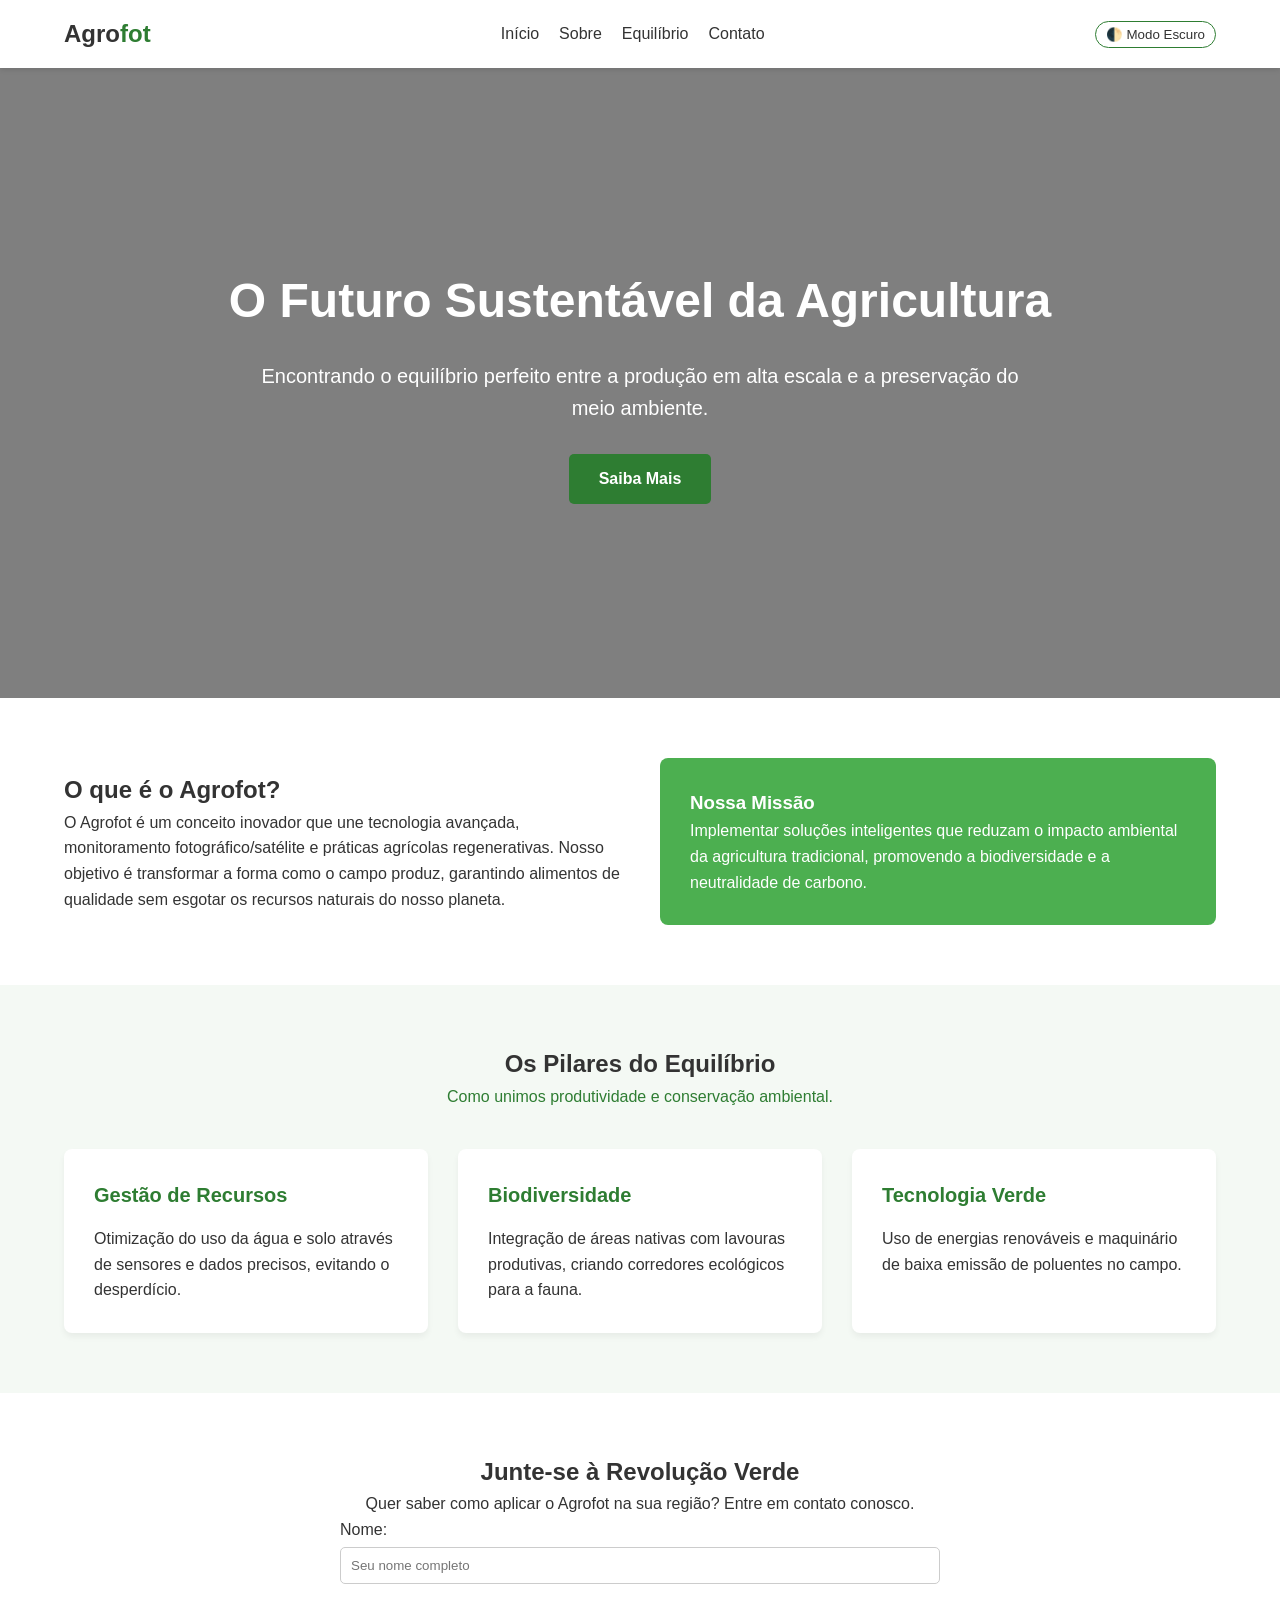
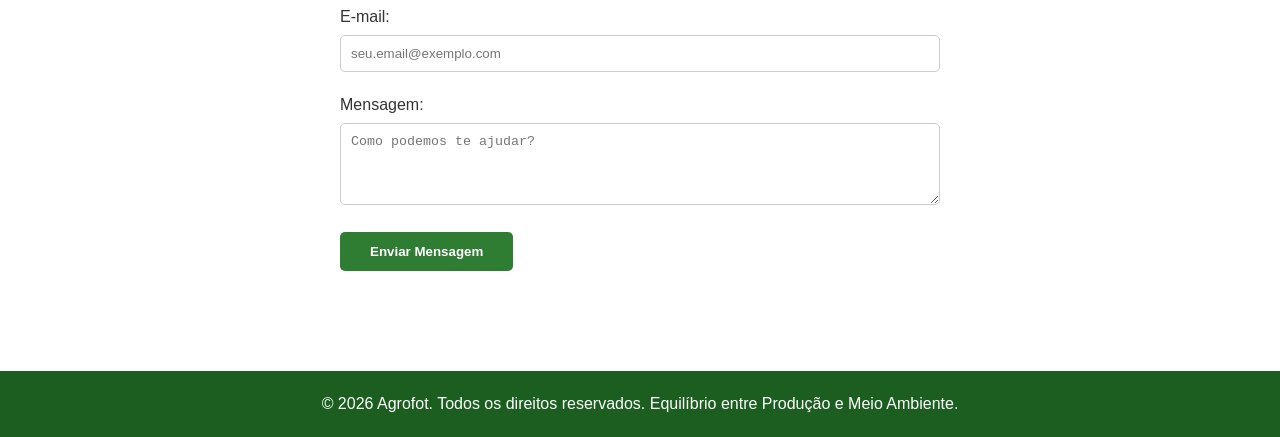
<file: index.html>
<!DOCTYPE html>
<html lang="pt-BR">
<head>
    <meta charset="UTF-8">
    <meta name="viewport" content="width=device-width, initial-scale=1.0">
    <title>Agrofot - Futuro Sustentável</title>
    <link rel="stylesheet" href="style.css">
</head>
<body>

    <header>
        <div class="container header-container">
            <div class="logo">Agro<span>fot</span></div>
            <nav>
                <ul class="nav-links">
                    <li><a href="#inicio">Início</a></li>
                    <li><a href="#sobre">Sobre</a></li>
                    <li><a href="#equilibrio">Equilíbrio</a></li>
                    <li><a href="#contato">Contato</a></li>
                </ul>
            </nav>
            <button class="btn-dark-mode" id="theme-toggle">🌓 Modo Escuro</button>
        </div>
    </header>

    <section id="inicio" class="hero">
        <div class="container hero-content">
            <h1>O Futuro Sustentável da Agricultura</h1>
            <p>Encontrando o equilíbrio perfeito entre a produção em alta escala e a preservação do meio ambiente.</p>
            <a href="#sobre" class="btn-primary">Saiba Mais</a>
        </div>
    </section>

    <section id="sobre" class="section-padding">
        <div class="container">
            <div class="grid-2">
                <div>
                    <h2>O que é o Agrofot?</h2>
                    <p>O Agrofot é um conceito inovador que une tecnologia avançada, monitoramento fotográfico/satélite e práticas agrícolas regenerativas. Nosso objetivo é transformar a forma como o campo produz, garantindo alimentos de qualidade sem esgotar os recursos naturais do nosso planeta.</p>
                </div>
                <div class="card-highlight">
                    <h3>Nossa Missão</h3>
                    <p>Implementar soluções inteligentes que reduzam o impacto ambiental da agricultura tradicional, promovendo a biodiversidade e a neutralidade de carbono.</p>
                </div>
            </div>
        </div>
    </section>

    <section id="equilibrio" class="bg-light section-padding">
        <div class="container">
            <h2 class="text-center">Os Pilares do Equilíbrio</h2>
            <p class="text-center subtitle">Como unimos produtividade e conservação ambiental.</p>
            
            <div class="grid-3">
                <div class="card">
                    <h4>Gestão de Recursos</h4>
                    <p>Otimização do uso da água e solo através de sensores e dados precisos, evitando o desperdício.</p>
                </div>
                <div class="card">
                    <h4>Biodiversidade</h4>
                    <p>Integração de áreas nativas com lavouras produtivas, criando corredores ecológicos para a fauna.</p>
                </div>
                <div class="card">
                    <h4>Tecnologia Verde</h4>
                    <p>Uso de energias renováveis e maquinário de baixa emissão de poluentes no campo.</p>
                </div>
            </div>
        </div>
    </section>

    <section id="contato" class="section-padding">
        <div class="container form-container">
            <h2 class="text-center">Junte-se à Revolução Verde</h2>
            <p class="text-center">Quer saber como aplicar o Agrofot na sua região? Entre em contato conosco.</p>
            
            <form id="contact-form">
                <div class="form-group">
                    <label for="name">Nome:</label>
                    <input type="text" id="name" required placeholder="Seu nome completo">
                </div>
                <div class="form-group">
                    <label for="email">E-mail:</label>
                    <input type="email" id="email" required placeholder="seu.email@exemplo.com">
                </div>
                <div class="form-group">
                    <label for="message">Mensagem:</label>
                    <textarea id="message" rows="4" required placeholder="Como podemos te ajudar?"></textarea>
                </div>
                <button type="submit" class="btn-primary">Enviar Mensagem</button>
            </form>
            <div id="form-message" class="hidden"></div>
        </div>
    </section>

    <footer>
        <div class="container text-center">
            <p>&copy; 2026 Agrofot. Todos os direitos reservados. Equilíbrio entre Produção e Meio Ambiente.</p>
        </div>
    </footer>

    <script src="script.js"></script>
</body>
</html>
</file>
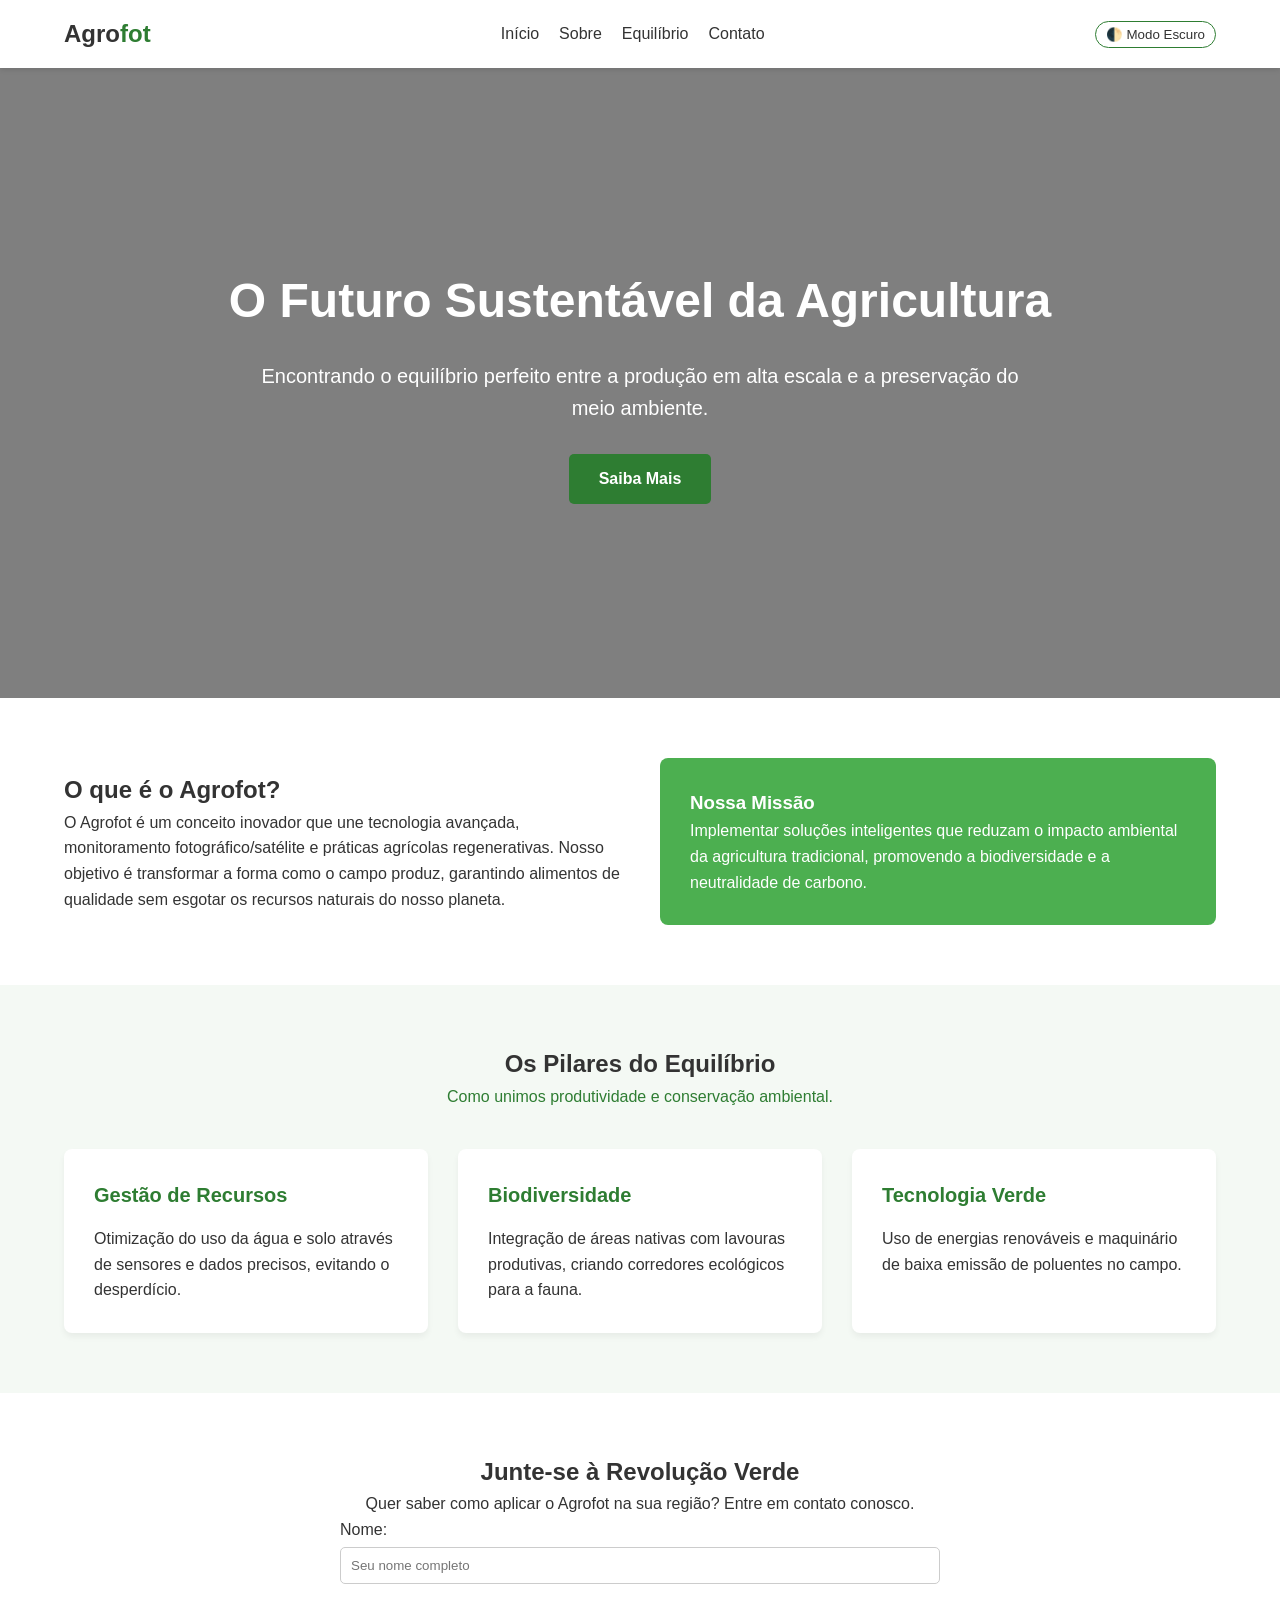
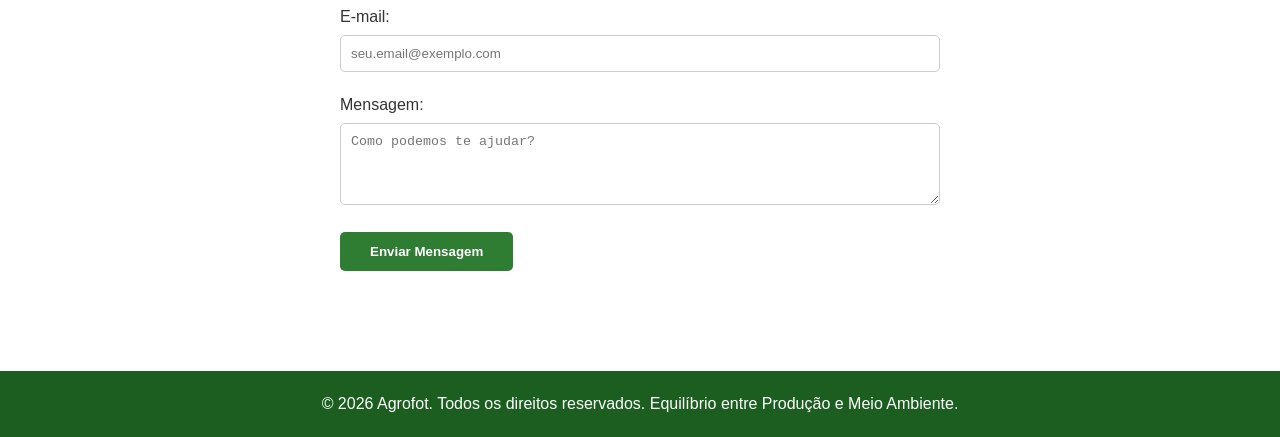
<file: gemini-code-1780675296799.html>
<!DOCTYPE html>
<html lang="pt-BR">
<head>
    <meta charset="UTF-8">
    <meta name="viewport" content="width=device-width, initial-scale=1.0">
    <title>Agrofot - Futuro Sustentável</title>
    <link rel="stylesheet" href="style.css">
</head>
<body>

    <header>
        <div class="container header-container">
            <div class="logo">Agro<span>fot</span></div>
            <nav>
                <ul class="nav-links">
                    <li><a href="#inicio">Início</a></li>
                    <li><a href="#sobre">Sobre</a></li>
                    <li><a href="#equilibrio">Equilíbrio</a></li>
                    <li><a href="#contato">Contato</a></li>
                </ul>
            </nav>
            <button class="btn-dark-mode" id="theme-toggle">🌓 Modo Escuro</button>
        </div>
    </header>

    <section id="inicio" class="hero">
        <div class="container hero-content">
            <h1>O Futuro Sustentável da Agricultura</h1>
            <p>Encontrando o equilíbrio perfeito entre a produção em alta escala e a preservação do meio ambiente.</p>
            <a href="#sobre" class="btn-primary">Saiba Mais</a>
        </div>
    </section>

    <section id="sobre" class="section-padding">
        <div class="container">
            <div class="grid-2">
                <div>
                    <h2>O que é o Agrofot?</h2>
                    <p>O Agrofot é um conceito inovador que une tecnologia avançada, monitoramento fotográfico/satélite e práticas agrícolas regenerativas. Nosso objetivo é transformar a forma como o campo produz, garantindo alimentos de qualidade sem esgotar os recursos naturais do nosso planeta.</p>
                </div>
                <div class="card-highlight">
                    <h3>Nossa Missão</h3>
                    <p>Implementar soluções inteligentes que reduzam o impacto ambiental da agricultura tradicional, promovendo a biodiversidade e a neutralidade de carbono.</p>
                </div>
            </div>
        </div>
    </section>

    <section id="equilibrio" class="bg-light section-padding">
        <div class="container">
            <h2 class="text-center">Os Pilares do Equilíbrio</h2>
            <p class="text-center subtitle">Como unimos produtividade e conservação ambiental.</p>
            
            <div class="grid-3">
                <div class="card">
                    <h4>Gestão de Recursos</h4>
                    <p>Otimização do uso da água e solo através de sensores e dados precisos, evitando o desperdício.</p>
                </div>
                <div class="card">
                    <h4>Biodiversidade</h4>
                    <p>Integração de áreas nativas com lavouras produtivas, criando corredores ecológicos para a fauna.</p>
                </div>
                <div class="card">
                    <h4>Tecnologia Verde</h4>
                    <p>Uso de energias renováveis e maquinário de baixa emissão de poluentes no campo.</p>
                </div>
            </div>
        </div>
    </section>

    <section id="contato" class="section-padding">
        <div class="container form-container">
            <h2 class="text-center">Junte-se à Revolução Verde</h2>
            <p class="text-center">Quer saber como aplicar o Agrofot na sua região? Entre em contato conosco.</p>
            
            <form id="contact-form">
                <div class="form-group">
                    <label for="name">Nome:</label>
                    <input type="text" id="name" required placeholder="Seu nome completo">
                </div>
                <div class="form-group">
                    <label for="email">E-mail:</label>
                    <input type="email" id="email" required placeholder="seu.email@exemplo.com">
                </div>
                <div class="form-group">
                    <label for="message">Mensagem:</label>
                    <textarea id="message" rows="4" required placeholder="Como podemos te ajudar?"></textarea>
                </div>
                <button type="submit" class="btn-primary">Enviar Mensagem</button>
            </form>
            <div id="form-message" class="hidden"></div>
        </div>
    </section>

    <footer>
        <div class="container text-center">
            <p>&copy; 2026 Agrofot. Todos os direitos reservados. Equilíbrio entre Produção e Meio Ambiente.</p>
        </div>
    </footer>

    <script src="script.js"></script>
</body>
</html>
</file>
<file: style.css>
/* Configurações Gerais e Resets */
:root {
    --primary-color: #2e7d32;
    --primary-light: #4caf50;
    --dark-color: #1b5e20;
    --text-color: #333333;
    --bg-color: #ffffff;
    --bg-light: #f4f9f4;
    --card-bg: #ffffff;
    --transition: all 0.3s ease;
}

/* Variáveis para o Modo Escuro */
[data-theme="dark"] {
    --text-color: #e0e0e0;
    --bg-color: #121212;
    --bg-light: #1e1e1e;
    --card-bg: #2d2d2d;
    --primary-color: #81c784;
}

* {
    margin: 0;
    padding: 0;
    box-sizing: border-box;
}

html {
    scroll-behavior: smooth;
}

body {
    font-family: 'Segoe UI', Tahoma, Geneva, Verdana, sans-serif;
    line-height: 1.6;
    color: var(--text-color);
    background-color: var(--bg-color);
    transition: var(--transition);
}

.container {
    width: 90%;
    max-width: 1200px;
    margin: 0 auto;
}

.section-padding {
    padding: 60px 0;
}

.text-center {
    text-align: center;
}

.subtitle {
    margin-bottom: 40px;
    color: var(--primary-color);
}

/* Cabeçalho */
header {
    background-color: var(--bg-color);
    box-shadow: 0 2px 5px rgba(0,0,0,0.1);
    position: sticky;
    top: 0;
    z-index: 100;
    transition: var(--transition);
}

.header-container {
    display: flex;
    justify-content: space-between;
    align-items: center;
    padding: 15px 0;
}

.logo {
    font-size: 24px;
    font-weight: bold;
    color: var(--text-color);
}

.logo span {
    color: var(--primary-color);
}

.nav-links {
    display: flex;
    list-style: none;
}

.nav-links li {
    margin-left: 20px;
}

.nav-links a {
    text-decoration: none;
    color: var(--text-color);
    font-weight: 500;
    transition: var(--transition);
}

.nav-links a:hover {
    color: var(--primary-color);
}

.btn-dark-mode {
    background: none;
    border: 1px solid var(--primary-color);
    padding: 5px 10px;
    border-radius: 20px;
    cursor: pointer;
    color: var(--text-color);
}

/* Banner Principal (Hero) */
.hero {
    background: linear-gradient(rgba(0, 0, 0, 0.5), rgba(0, 0, 0, 0.5)), 
                url('https://images.unsplash.com/photo-1500937386664-56d1dfef3854?auto=format&fit=crop&w=1200&q=80') no-repeat center center/cover;
    height: 70vh;
    display: flex;
    align-items: center;
    color: white;
    text-align: center;
}

.hero-content h1 {
    font-size: 48px;
    margin-bottom: 20px;
}

.hero-content p {
    font-size: 20px;
    margin-bottom: 30px;
    max-width: 800px;
    margin-left: auto;
    margin-right: auto;
}

/* Botões */
.btn-primary {
    display: inline-block;
    background-color: var(--primary-color);
    color: white;
    padding: 12px 30px;
    text-decoration: none;
    border-radius: 5px;
    font-weight: bold;
    border: none;
    cursor: pointer;
    transition: var(--transition);
}

.btn-primary:hover {
    background-color: var(--dark-color);
}

/* Layouts em Grid */
.grid-2 {
    display: grid;
    grid-template-columns: repeat(auto-fit, minmax(300px, 1fr));
    gap: 40px;
    align-items: center;
}

.grid-3 {
    display: grid;
    grid-template-columns: repeat(auto-fit, minmax(280px, 1fr));
    gap: 30px;
}

.bg-light {
    background-color: var(--bg-light);
}

/* Cards e Destaques */
.card-highlight {
    background-color: var(--primary-light);
    color: white;
    padding: 30px;
    border-radius: 8px;
}

.card {
    background-color: var(--card-bg);
    padding: 30px;
    border-radius: 8px;
    box-shadow: 0 4px 6px rgba(0,0,0,0.05);
    transition: var(--transition);
}

.card:hover {
    transform: translateY(-5px);
}

.card h4 {
    color: var(--primary-color);
    margin-bottom: 15px;
    font-size: 20px;
}

/* Formulário de Contato */
.form-container {
    max-width: 600px;
}

.form-group {
    margin-bottom: 20px;
}

.form-group label {
    display: block;
    margin-bottom: 5px;
    font-weight: 500;
}

.form-group input, .form-group textarea {
    width: 100%;
    padding: 10px;
    border: 1px solid #ccc;
    border-radius: 5px;
    background-color: var(--card-bg);
    color: var(--text-color);
}

/* Classes utilitárias do JS */
.hidden {
    display: none;
}

#form-message {
    margin-top: 20px;
    padding: 15px;
    border-radius: 5px;
    text-align: center;
    font-weight: bold;
}

.success {
    background-color: #d4edda;
    color: #155724;
}

/* Rodapé */
footer {
    background-color: #1b5e20;
    color: white;
    padding: 20px 0;
    margin-top: 40px;
}

/* Responsividade Básica para Celular */
@media (max-width: 768px) {
    .header-container {
        flex-direction: column;
        gap: 15px;
    }
    .nav-links {
        padding: 0;
    }
    .hero-content h1 {
        font-size: 32px;
    }
}
</file>
